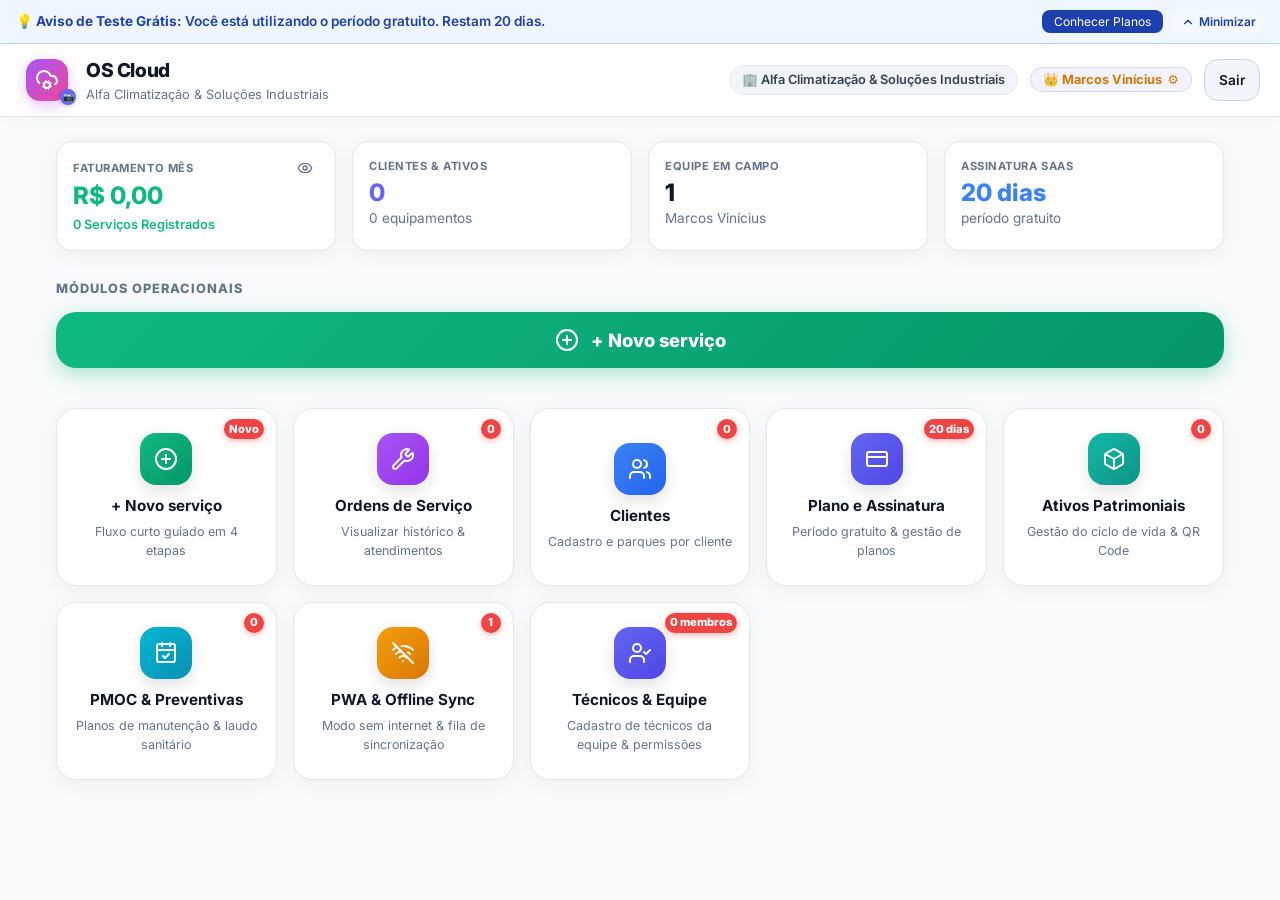
<file: index.html>
<!DOCTYPE HTML>
<html lang="pt-BR">
<head>
  <meta charset="UTF-8">
  <meta name="viewport" content="width=device-width, initial-scale=1.0, maximum-scale=1.0, user-scalable=no">
  <meta http-equiv="Cache-Control" content="no-cache, no-store, must-revalidate">
  <meta http-equiv="Pragma" content="no-cache">
  <meta http-equiv="Expires" content="0">
  <title>OS Cloud - Gestão do Ciclo de Vida do Ativo Patrimonial</title>

  <!-- STEP 1: Force unregister ALL old Service Workers and purge ALL caches BEFORE anything loads -->
  <script>
    (function() {
      // Unregister all service workers
      if ('serviceWorker' in navigator) {
        navigator.serviceWorker.getRegistrations().then(function(registrations) {
          registrations.forEach(function(reg) {
            reg.unregister();
          });
        });
      }
      // Delete all caches
      if ('caches' in window) {
        caches.keys().then(function(names) {
          names.forEach(function(name) {
            caches.delete(name);
          });
        });
      }
    })();
  </script>

  <!-- PWA Manifest & Web Icons -->
  <link rel="manifest" href="manifest.json">
  <meta name="theme-color" content="#6366f1">
  <link rel="apple-touch-icon" href="https://cdn-icons-png.flaticon.com/512/3652/3652191.png">

  <!-- Fonts & Local Lucide Icons (Zero External CDN Dependency) -->
  <link rel="stylesheet" href="src/assets/styles/main.css?v=2.2.4">
  <script src="src/assets/js/lucide.min.js?v=2.2.4"></script>

  <!-- Live On-Screen Debug HUD & Error Boundary -->
  <script>
    (function() {
      window._debugLogs = [];
      function addDebugLog(type, msg) {
        var entry = '[' + new Date().toLocaleTimeString() + '] [' + type.toUpperCase() + '] ' + msg;
        window._debugLogs.push(entry);
        var hudContent = document.getElementById('debug-hud-logs');
        if (hudContent) {
          var line = document.createElement('div');
          line.style.color = type === 'error' ? '#f87171' : type === 'warn' ? '#fbbf24' : '#38bdf8';
          line.style.borderBottom = '1px solid rgba(255,255,255,0.05)';
          line.style.padding = '4px 0';
          line.textContent = entry;
          hudContent.appendChild(line);
          hudContent.scrollTop = hudContent.scrollHeight;
        }
        var countEl = document.getElementById('debug-hud-count');
        if (countEl && type === 'error') {
          window._errCount = (window._errCount || 0) + 1;
          countEl.textContent = window._errCount + ' erros';
          countEl.style.background = '#ef4444';
        }
      }

      var origLog = console.log, origWarn = console.warn, origErr = console.error;
      console.log = function() { origLog.apply(console, arguments); addDebugLog('log', Array.from(arguments).join(' ')); };
      console.warn = function() { origWarn.apply(console, arguments); addDebugLog('warn', Array.from(arguments).join(' ')); };
      console.error = function() { origErr.apply(console, arguments); addDebugLog('error', Array.from(arguments).join(' ')); };

      window.addEventListener('error', function(e) {
        addDebugLog('error', (e.message || 'Erro') + ' em ' + (e.filename || 'script') + ':' + e.lineno);
        var c = document.getElementById('public-view-container');
        if (c && !window._err) {
          window._err = true;
          c.style.display = 'block';
          c.innerHTML = '<div style="max-width:500px;margin:40px auto;padding:24px;background:#fff;border:2px solid #fecaca;border-radius:16px;text-align:center">' +
            '<h3 style="color:#991b1b;margin-bottom:12px">Erro de Execução</h3>' +
            '<p style="font-size:0.85rem;color:#64748b;background:#fef2f2;padding:10px;border-radius:8px;font-family:monospace;word-break:break-all;margin-bottom:16px">' + (e.message || 'Erro desconhecido') + '</p>' +
            '<button onclick="if(confirm(\'Limpar dados locais e recarregar?\')){localStorage.clear();location.reload()}" style="padding:12px 24px;background:#0f172a;color:#fff;border:none;border-radius:10px;font-weight:700;cursor:pointer">Limpar Cache e Recarregar</button>' +
            '</div>';
        }
      });
      window.addEventListener('unhandledrejection', function(e) {
        addDebugLog('error', 'Promise Rejeitada: ' + (e.reason ? e.reason.message || e.reason : 'Desconhecida'));
      });
    })();
  </script>
</head>
<body>

  <div id="app-root">
    <div id="trial-banner-container"></div>

    <header class="topbar">
      <div class="brand-container">
        <div id="brand-logo-wrapper" title="Clique para enviar e trocar o logotipo da empresa" style="display: flex; align-items: center; gap: 10px; cursor: pointer; position: relative; padding: 2px 6px; border-radius: 8px; transition: all 0.2s;" onmouseover="this.style.backgroundColor='rgba(99, 102, 241, 0.12)'" onmouseout="this.style.backgroundColor='transparent'">
          <div class="brand-icon" id="brand-default-icon">
            <i data-lucide="cloud-cog"></i>
          </div>
          <img id="brand-custom-logo" style="display: none; height: 38px; max-width: 160px; object-fit: contain; border-radius: 6px;" alt="Logotipo">
          <input type="file" id="direct-logo-file-input" accept="image/*" style="display: none;">
          <div style="position: absolute; bottom: -2px; right: -2px; background: var(--primary); color: #fff; border-radius: 50%; width: 16px; height: 16px; display: flex; align-items: center; justify-content: center; font-size: 9px; box-shadow: 0 1px 4px rgba(0,0,0,0.2);">
            📷
          </div>
        </div>
        <div id="btn-go-home" title="Ir para a Tela Inicial" style="cursor: pointer;">
          <div class="brand-title">OS Cloud</div>
          <div style="font-size: 0.8rem; color: var(--text-muted);" id="header-company-name">Plataforma de Manutenção & Ativos</div>
        </div>
      </div>
      <div class="topbar-right" id="header-topbar-right"></div>
    </header>

    <main class="main-container">
      <div id="public-view-container"></div>

      <div id="private-view-container" style="display: none;">
        <div class="kpi-row" id="kpi-summary-row">
          <div class="kpi-card">
            <div class="kpi-label">FATURAMENTO MÊS</div>
            <div class="kpi-value" style="color: #10b981;">R$ 0.00</div>
            <div class="kpi-sub">Serviços Registrados</div>
          </div>
          <div class="kpi-card">
            <div class="kpi-label">CLIENTES & ATIVOS</div>
            <div class="kpi-value" style="color: #6366f1;">0</div>
            <div style="font-size: 0.85rem; color: var(--text-muted);">equipamentos</div>
          </div>
          <div class="kpi-card">
            <div class="kpi-label">EQUIPE EM CAMPO</div>
            <div class="kpi-value">1</div>
            <div style="font-size: 0.85rem; color: var(--text-muted);">técnicos ativos</div>
          </div>
          <div class="kpi-card">
            <div class="kpi-label">ASSINATURA SAAS</div>
            <div class="kpi-value" style="color: #3b82f6;">30 dias</div>
            <div style="font-size: 0.85rem; color: var(--text-muted);">período gratuito</div>
          </div>
        </div>

        <div class="navigation-bar" id="navigation-bar" style="display: none;">
          <button class="btn-back" id="btn-nav-back">
            <i data-lucide="arrow-left"></i>
            <span>Voltar ao Nível Anterior</span>
          </button>
          <div class="breadcrumbs" id="breadcrumb-trail">
            <span class="active">Painel Principal</span>
          </div>
        </div>

        <div class="section-heading" id="section-heading">MÓDULOS OPERACIONAIS</div>
        <div class="block-grid" id="block-grid-container"></div>
        <div id="content-view-container" style="display: none;"></div>
      </div>
    </main>
  </div>

  <!-- Register the pass-through Service Worker -->
  <script>
    if ('serviceWorker' in navigator) {
      navigator.serviceWorker.register('./sw.js').catch(function() {});
    }
  </script>

  <!-- Application Logic (Clean Permanent URL) -->
  <script type="module" src="src/app.js"></script>

</body>
</html>
</file>
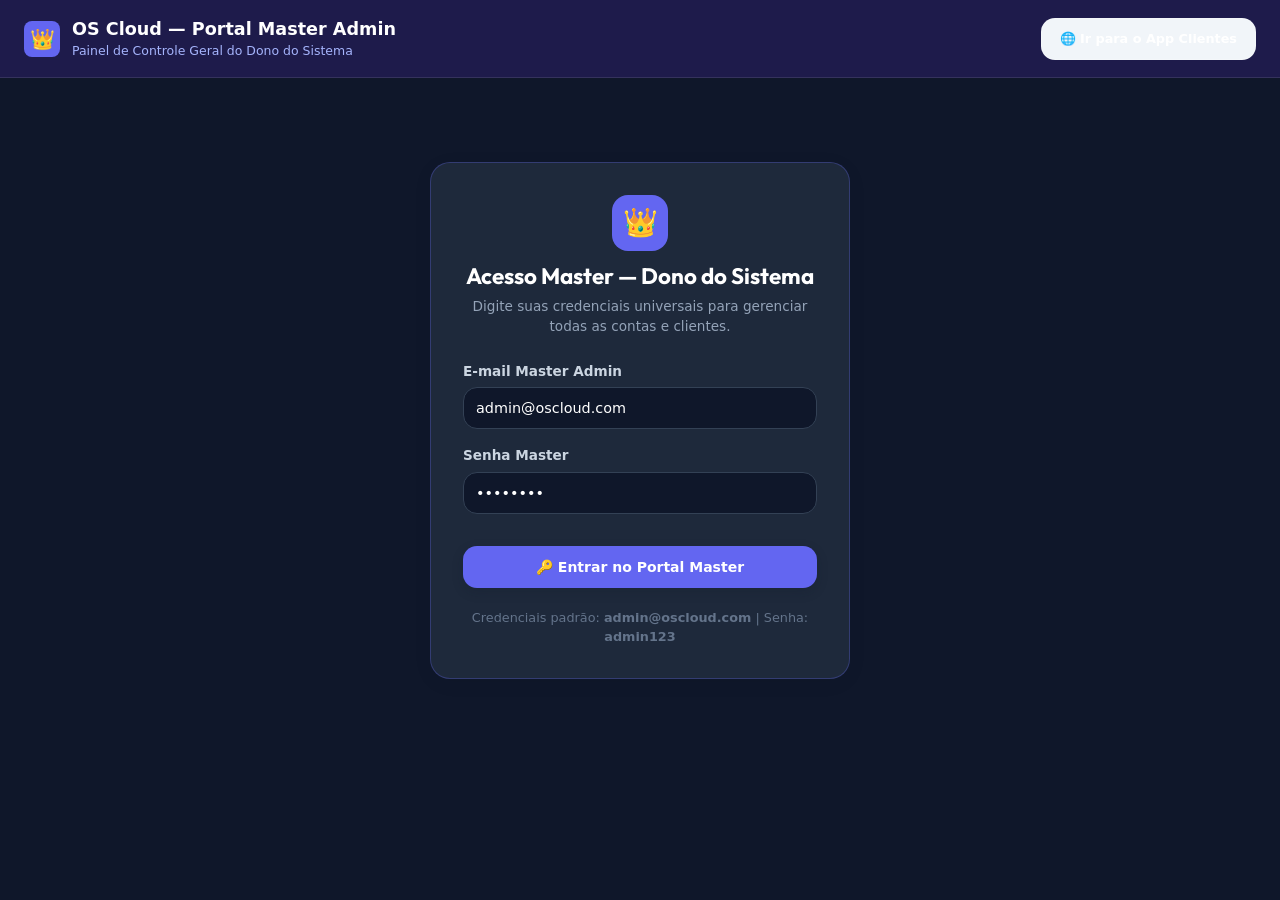
<file: admin.html>
<!DOCTYPE HTML>
<html lang="pt-BR">
<head>
  <meta charset="UTF-8">
  <meta name="viewport" content="width=device-width, initial-scale=1.0, maximum-scale=1.0, user-scalable=no">
  <meta http-equiv="Cache-Control" content="no-cache, no-store, must-revalidate">
  <meta http-equiv="Pragma" content="no-cache">
  <meta http-equiv="Expires" content="0">
  <title>Portal Master Admin - OS Cloud</title>

  <!-- PWA Manifest & Web Icons -->
  <link rel="manifest" href="manifest.json">
  <meta name="theme-color" content="#1e1b4b">
  <link rel="apple-touch-icon" href="https://cdn-icons-png.flaticon.com/512/3652/3652191.png">

  <!-- Fonts & Local Styles -->
  <link rel="stylesheet" href="src/assets/styles/main.css">
  <script src="src/assets/js/lucide.min.js"></script>

  <style>
    body { background-color: #0f172a; color: #f8fafc; font-family: system-ui, -apple-system, sans-serif; }
    .master-admin-header { background: #1e1b4b; border-bottom: 1px solid rgba(255,255,255,0.1); padding: 16px 24px; display: flex; justify-content: space-between; align-items: center; }
    .master-badge { background: #6366f1; color: #fff; padding: 4px 10px; border-radius: 12px; font-size: 0.75rem; font-weight: 700; }
  </style>
</head>
<body>

  <div id="admin-app-root">
    <header class="master-admin-header">
      <div style="display: flex; align-items: center; gap: 12px;">
        <div style="width: 36px; height: 36px; background: #6366f1; border-radius: 8px; display: flex; align-items: center; justify-content: center; font-size: 20px;">
          👑
        </div>
        <div>
          <strong style="font-size: 1.1rem; color: #fff;">OS Cloud — Portal Master Admin</strong>
          <div style="font-size: 0.78rem; color: #a5b4fc;">Painel de Controle Geral do Dono do Sistema</div>
        </div>
      </div>
      <div id="admin-topbar-right">
        <span class="master-badge">MASTER SUPERADMIN</span>
      </div>
    </header>

    <main style="padding: 24px 16px; max-width: 1100px; margin: 0 auto;" id="admin-main-content">
      <!-- Dynamic Content Rendered by admin-app.js -->
    </main>
  </div>

  <!-- Master Admin Application Logic -->
  <script type="module" src="src/admin-app.js"></script>

</body>
</html>
</file>
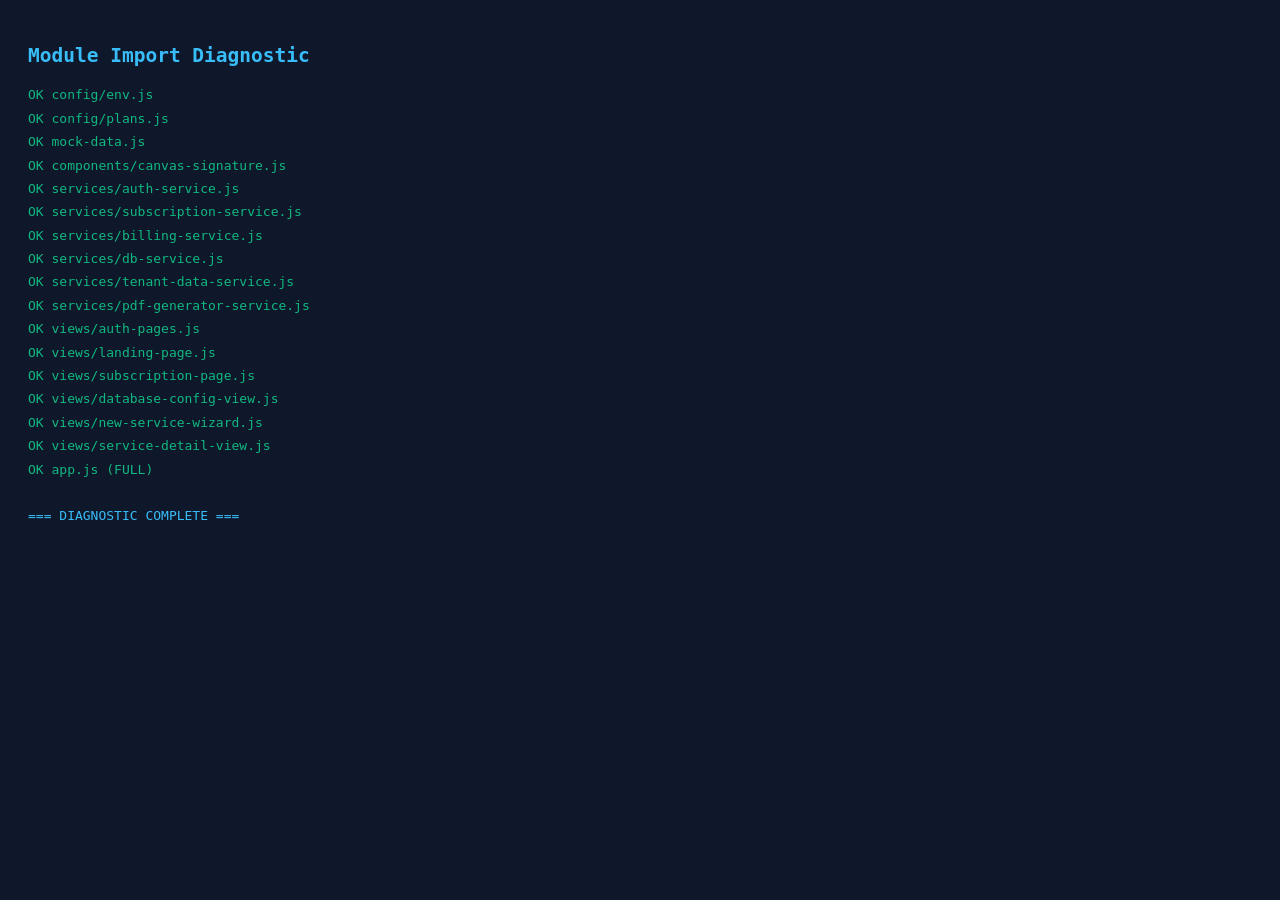
<file: diagnostic.html>
<!DOCTYPE html>
<html>
<head>
<meta charset="UTF-8">
<title>Module Diagnostic</title>
<style>
body { font-family: monospace; padding: 20px; background: #0f172a; color: #38bdf8; }
.ok { color: #10b981; }
.fail { color: #ef4444; }
#log { white-space: pre-wrap; line-height: 1.8; }
</style>
</head>
<body>
<h2>Module Import Diagnostic</h2>
<div id="log"></div>
<script type="module">
const log = document.getElementById('log');
function ok(msg) { log.innerHTML += '<span class="ok">OK ' + msg + '</span>\n'; }
function fail(msg, err) { log.innerHTML += '<span class="fail">FAIL ' + msg + ': ' + err + '</span>\n'; }

const modules = [
  ['config/env.js', () => import('./src/config/env.js')],
  ['config/plans.js', () => import('./src/config/plans.js')],
  ['mock-data.js', () => import('./src/mock-data.js')],
  ['components/canvas-signature.js', () => import('./src/components/canvas-signature.js')],
  ['services/auth-service.js', () => import('./src/services/auth-service.js')],
  ['services/subscription-service.js', () => import('./src/services/subscription-service.js')],
  ['services/billing-service.js', () => import('./src/services/billing-service.js')],
  ['services/db-service.js', () => import('./src/services/db-service.js')],
  ['services/tenant-data-service.js', () => import('./src/services/tenant-data-service.js')],
  ['services/pdf-generator-service.js', () => import('./src/services/pdf-generator-service.js')],
  ['views/auth-pages.js', () => import('./src/views/auth-pages.js')],
  ['views/landing-page.js', () => import('./src/views/landing-page.js')],
  ['views/subscription-page.js', () => import('./src/views/subscription-page.js')],
  ['views/database-config-view.js', () => import('./src/views/database-config-view.js')],
  ['views/new-service-wizard.js', () => import('./src/views/new-service-wizard.js')],
  ['views/service-detail-view.js', () => import('./src/views/service-detail-view.js')],
  ['app.js (FULL)', () => import('./src/app.js')],
];

(async () => {
  for (const [name, loader] of modules) {
    try {
      await loader();
      ok(name);
    } catch (err) {
      fail(name, err.message || err);
    }
  }
  log.innerHTML += '\n=== DIAGNOSTIC COMPLETE ===\n';
})();
</script>
</body>
</html>
</file>
<file: src/assets/styles/main.css>
/* ==========================================================================
   SAAS ASSET MANAGEMENT - EXACT LIGHT THEME & BLOCK CARDS (MISSOES-DA-LOJA MATCH)
   ========================================================================== */

@import url('https://fonts.googleapis.com/css2?family=Inter:wght@400;500;600;700;800&family=Outfit:wght@500;600;700;800&display=swap');

:root {
  /* Light Theme Palette (Exact Match missoes-da-loja) */
  --bg-primary: #f8fafc;         /* Soft Off-White Background */
  --bg-secondary: #ffffff;       /* Pure White Cards */
  --bg-card: #ffffff;            /* Card White */
  --bg-card-hover: #ffffff;
  
  --border-color: #e2e8f0;       /* Light Gray Border */
  --border-hover: #cbd5e1;

  --text-main: #0f172a;          /* Dark Slate Text */
  --text-muted: #64748b;         /* Muted Gray Text */

  /* Primary Brand Color */
  --primary: #6366f1;            /* Indigo Primary */
  --primary-hover: #4f46e5;

  /* Status Colors */
  --success: #10b981;
  --warning: #f59e0b;
  --danger: #ef4444;
  --info: #3b82f6;

  /* Card Geometry */
  --radius-sm: 8px;
  --radius-md: 14px;
  --radius-lg: 20px;            /* Missoes Rounded Card */
  --radius-full: 9999px;

  --shadow-card: 0 4px 20px rgba(0, 0, 0, 0.05);
  --shadow-hover: 0 12px 28px rgba(0, 0, 0, 0.09);

  --font-body: 'Inter', system-ui, -apple-system, sans-serif;
  --font-heading: 'Outfit', system-ui, -apple-system, sans-serif;
}

/* Base Resets */
*, *::before, *::after {
  box-sizing: border-box;
  margin: 0;
  padding: 0;
}

html, body {
  width: 100%;
  overflow-x: hidden;
  -webkit-tap-highlight-color: transparent;
}

body {
  font-family: var(--font-body);
  background-color: var(--bg-primary);
  color: var(--text-main);
  line-height: 1.5;
  min-height: 100vh;
  -webkit-font-smoothing: antialiased;
}

h1, h2, h3, h4, h5, h6 {
  font-family: var(--font-heading);
  font-weight: 700;
  color: var(--text-main);
  line-height: 1.2;
}

button, input, select, textarea {
  font-family: inherit;
  font-size: inherit;
  color: inherit;
}

#app-root {
  display: flex;
  flex-direction: column;
  min-height: 100vh;
  width: 100%;
}

/* Prominent Main Action Button '+ Novo serviço' */
.main-new-service-bar {
  margin-bottom: 24px;
  display: flex;
  gap: 16px;
  align-items: center;
}

.btn-main-new-service {
  flex: 1;
  padding: 16px 28px;
  font-size: 1.15rem;
  font-weight: 800;
  background: linear-gradient(135deg, #10b981, #059669);
  color: #ffffff;
  border-radius: var(--radius-lg);
  border: none;
  box-shadow: 0 6px 20px rgba(16, 185, 129, 0.35);
  cursor: pointer;
  display: inline-flex;
  align-items: center;
  justify-content: center;
  gap: 12px;
  transition: all 0.25s cubic-bezier(0.4, 0, 0.2, 1);
  min-height: 48px;
}

.btn-main-new-service:hover {
  transform: translateY(-2px);
  box-shadow: 0 10px 28px rgba(16, 185, 129, 0.45);
  background: linear-gradient(135deg, #059669, #047857);
}

/* Wizard Styles */
.card-selected {
  border: 2px solid var(--primary) !important;
  background-color: #f0f9ff !important;
}

.photo-thumbnails-grid {
  display: flex;
  gap: 12px;
  flex-wrap: wrap;
}

/* Trial Banner Top Bar */
.trial-banner {
  background-color: #eff6ff;
  border-bottom: 1px solid #bfdbfe;
  color: #1e40af;
  padding: 8px 16px;
  display: flex;
  align-items: center;
  justify-content: space-between;
  font-size: 0.85rem;
  font-weight: 600;
  z-index: 60;
  flex-wrap: wrap;
  gap: 8px;
}

.trial-banner .btn-trial-action {
  padding: 4px 12px;
  font-size: 0.75rem;
  background-color: #1e40af;
  color: #ffffff;
  border-radius: var(--radius-sm);
  border: none;
  cursor: pointer;
}

/* Header Topbar - Clean White Style */
.topbar {
  min-height: 70px;
  background-color: #ffffff;
  border-bottom: 1px solid var(--border-color);
  display: flex;
  align-items: center;
  justify-content: space-between;
  padding: 12px 20px;
  position: sticky;
  top: 0;
  z-index: 50;
  box-shadow: 0 2px 10px rgba(0, 0, 0, 0.03);
  flex-wrap: wrap;
  gap: 12px;
}

.brand-container {
  display: flex;
  align-items: center;
  gap: 12px;
  cursor: pointer;
}

.brand-icon {
  width: 42px;
  height: 42px;
  background: linear-gradient(135deg, #a855f7, #ec4899);
  border-radius: 14px;
  display: flex;
  align-items: center;
  justify-content: center;
  color: #ffffff;
  box-shadow: 0 4px 14px rgba(168, 85, 247, 0.35);
  flex-shrink: 0;
}

.brand-title {
  font-size: 1.2rem;
  font-weight: 800;
  color: #0f172a;
  letter-spacing: -0.02em;
}

.topbar-right {
  display: flex;
  align-items: center;
  gap: 12px;
  flex-wrap: wrap;
}

.tenant-pill {
  display: flex;
  align-items: center;
  gap: 6px;
  background-color: #f1f5f9;
  border: 1px solid #e2e8f0;
  padding: 4px 12px;
  border-radius: var(--radius-full);
  font-size: 0.8rem;
  color: #475569;
  font-weight: 600;
}

.user-role-badge {
  display: flex;
  align-items: center;
  gap: 6px;
  font-size: 0.8rem;
  font-weight: 700;
  color: #d97706;
  background: #fffbeb;
  padding: 4px 10px;
  border-radius: 6px;
  border: 1px solid #fde68a;
}

/* Main Container & Breadcrumbs Bar */
.main-container {
  max-width: 1200px;
  width: 100%;
  margin: 0 auto;
  padding: 24px 16px;
  flex: 1;
}

.navigation-bar {
  display: flex;
  align-items: center;
  justify-content: space-between;
  margin-bottom: 24px;
  padding: 12px 16px;
  background-color: #ffffff;
  border: 1px solid var(--border-color);
  border-radius: var(--radius-md);
  box-shadow: 0 2px 8px rgba(0, 0, 0, 0.03);
  flex-wrap: wrap;
  gap: 10px;
}

.btn-back {
  display: inline-flex;
  align-items: center;
  gap: 8px;
  padding: 8px 16px;
  background-color: #f1f5f9;
  border: 1px solid #cbd5e1;
  border-radius: var(--radius-md);
  color: #1e293b;
  font-weight: 600;
  font-size: 0.85rem;
  cursor: pointer;
  transition: all 0.2s ease;
  min-height: 40px;
}

.btn-back:hover {
  background-color: #0f172a;
  color: #ffffff;
  border-color: #0f172a;
}

.breadcrumbs {
  display: flex;
  align-items: center;
  gap: 6px;
  font-size: 0.85rem;
  color: var(--text-muted);
  flex-wrap: wrap;
}

.breadcrumbs span.active {
  color: #0f172a;
  font-weight: 700;
}

/* Top Summary KPI Cards */
.kpi-row {
  display: grid;
  grid-template-columns: repeat(auto-fit, minmax(180px, 1fr));
  gap: 16px;
  margin-bottom: 28px;
}

.kpi-card {
  background-color: #ffffff;
  border: 1px solid var(--border-color);
  border-radius: 16px;
  padding: 16px;
  box-shadow: var(--shadow-card);
}

.kpi-label {
  font-size: 0.7rem;
  font-weight: 700;
  text-transform: uppercase;
  color: #64748b;
  letter-spacing: 0.05em;
  margin-bottom: 4px;
}

.kpi-value {
  font-size: 1.5rem;
  font-weight: 800;
  color: #0f172a;
  line-height: 1.2;
}

.kpi-sub {
  font-size: 0.8rem;
  font-weight: 600;
  color: #10b981;
  margin-top: 4px;
}

/* Section Title: MÓDULOS */
.section-heading {
  font-size: 0.8rem;
  font-weight: 800;
  text-transform: uppercase;
  letter-spacing: 0.08em;
  color: #64748b;
  margin-bottom: 14px;
}

/* Block Grid Layout (Exact missoes-da-loja Module Cards) */
.block-grid {
  display: grid;
  grid-template-columns: repeat(auto-fill, minmax(220px, 1fr));
  gap: 16px;
  margin-bottom: 32px;
}

.block-card {
  background-color: #ffffff;
  border: 1px solid var(--border-color);
  border-radius: var(--radius-lg);
  padding: 24px 16px;
  display: flex;
  flex-direction: column;
  align-items: center;
  justify-content: center;
  text-align: center;
  gap: 12px;
  cursor: pointer;
  position: relative;
  transition: all 0.25s cubic-bezier(0.4, 0, 0.2, 1);
  box-shadow: var(--shadow-card);
  min-height: 150px;
}

.block-card:hover, .block-card:active {
  transform: translateY(-2px);
  box-shadow: var(--shadow-hover);
  border-color: #cbd5e1;
}

/* Vibrant Squircle Icon Container */
.block-icon-box {
  width: 52px;
  height: 52px;
  border-radius: 16px;
  display: flex;
  align-items: center;
  justify-content: center;
  color: #ffffff;
  font-size: 1.5rem;
  box-shadow: 0 6px 16px rgba(0, 0, 0, 0.12);
  flex-shrink: 0;
}

/* Individual Module Icon Color Variants */
.icon-box-emerald { background: linear-gradient(135deg, #10b981, #059669); }
.icon-box-teal    { background: linear-gradient(135deg, #14b8a6, #0d9488); }
.icon-box-purple  { background: linear-gradient(135deg, #a855f7, #9333ea); }
.icon-box-indigo  { background: linear-gradient(135deg, #6366f1, #4f46e5); }
.icon-box-blue    { background: linear-gradient(135deg, #3b82f6, #2563eb); }
.icon-box-cyan    { background: linear-gradient(135deg, #06b6d4, #0891b2); }
.icon-box-pink    { background: linear-gradient(135deg, #ec4899, #db2777); }
.icon-box-orange  { background: linear-gradient(135deg, #f97316, #ea580c); }
.icon-box-amber   { background: linear-gradient(135deg, #f59e0b, #d97706); }
.icon-box-dark    { background: linear-gradient(135deg, #475569, #334155); }

.block-card-title {
  font-size: 0.95rem;
  font-weight: 700;
  color: #0f172a;
  line-height: 1.2;
}

.block-card-desc {
  font-size: 0.78rem;
  color: #64748b;
  margin-top: -4px;
}

/* Red Notification Pill */
.notification-badge {
  position: absolute;
  top: 10px;
  right: 12px;
  background-color: #ef4444;
  color: #ffffff;
  font-size: 0.7rem;
  font-weight: 800;
  min-width: 20px;
  height: 20px;
  border-radius: 9999px;
  display: flex;
  align-items: center;
  justify-content: center;
  padding: 0 5px;
  box-shadow: 0 2px 6px rgba(239, 68, 68, 0.4);
}

/* Public Landing Page & Auth Styles */
.public-landing-container {
  max-width: 1100px;
  margin: 0 auto;
}

.hero-section {
  text-align: center;
  padding: 32px 16px 24px;
}

.hero-title {
  font-size: 1.8rem;
  font-weight: 800;
  color: #0f172a;
  letter-spacing: -0.03em;
  margin-bottom: 12px;
  line-height: 1.2;
}

.hero-description {
  font-size: 0.95rem;
  color: #475569;
  max-width: 750px;
  margin: 0 auto 24px;
}

.hero-actions {
  display: flex;
  gap: 12px;
  justify-content: center;
  flex-wrap: wrap;
  margin-bottom: 20px;
}

.btn-hero-primary, .btn-hero-secondary {
  padding: 12px 20px;
  font-size: 0.95rem;
  font-weight: 700;
  border-radius: var(--radius-md);
  min-height: 44px;
}

.btn-hero-primary {
  background: linear-gradient(135deg, #6366f1, #4f46e5);
  color: #ffffff;
  border: none;
  box-shadow: 0 6px 20px rgba(99, 102, 241, 0.35);
}

.btn-hero-secondary {
  background-color: #ffffff;
  color: #0f172a;
  border: 1px solid #cbd5e1;
}

.auth-card-wrapper {
  max-width: 480px;
  margin: 20px auto;
}

.auth-card {
  padding: 24px 20px;
}

/* White Standard Cards & Tables */
.card {
  background-color: #ffffff;
  border: 1px solid var(--border-color);
  border-radius: var(--radius-lg);
  padding: 20px 16px;
  margin-bottom: 20px;
  box-shadow: var(--shadow-card);
}

.btn {
  display: inline-flex;
  align-items: center;
  justify-content: center;
  gap: 8px;
  padding: 10px 18px;
  border-radius: var(--radius-md);
  font-weight: 600;
  font-size: 0.875rem;
  cursor: pointer;
  border: none;
  transition: all 0.2s ease;
  min-height: 42px;
}

.btn-primary {
  background: #0f172a;
  color: #ffffff;
  box-shadow: 0 4px 12px rgba(15, 23, 42, 0.2);
}

.btn-secondary {
  background-color: #f1f5f9;
  color: #0f172a;
  border: 1px solid #cbd5e1;
}

/* Modals */
.modal-overlay {
  position: fixed;
  top: 0; left: 0; right: 0; bottom: 0;
  background-color: rgba(15, 23, 42, 0.6);
  backdrop-filter: blur(4px);
  z-index: 100;
  display: flex;
  align-items: center;
  justify-content: center;
  opacity: 0;
  pointer-events: none;
  transition: opacity 0.25s ease;
  padding: 16px;
}

.modal-overlay.active {
  opacity: 1;
  pointer-events: auto;
}

.modal-card {
  background-color: #ffffff;
  border: 1px solid var(--border-color);
  border-radius: var(--radius-lg);
  width: 100%;
  max-width: 650px;
  max-height: 90vh;
  overflow-y: auto;
  padding: 20px 16px;
  box-shadow: 0 20px 40px rgba(0, 0, 0, 0.15);
}

/* Forms */
.form-group { margin-bottom: 16px; }
.form-label { display: block; font-size: 0.85rem; font-weight: 600; margin-bottom: 6px; color: #475569; }
.form-control { width: 100%; padding: 10px 12px; background-color: #f8fafc; border: 1px solid #cbd5e1; border-radius: var(--radius-md); color: #0f172a; outline: none; transition: border-color 0.2s; font-size: 0.9rem; min-height: 42px; }

/* Tables Responsive Wrapper */
.table-wrapper { background-color: #ffffff; border: 1px solid var(--border-color); border-radius: var(--radius-lg); overflow-x: auto; width: 100%; }
table { width: 100%; border-collapse: collapse; text-align: left; min-width: 500px; }
th { background-color: #f8fafc; padding: 12px 14px; font-size: 0.75rem; text-transform: uppercase; color: #64748b; font-weight: 700; border-bottom: 1px solid var(--border-color); }
td { padding: 12px 14px; border-bottom: 1px solid var(--border-color); font-size: 0.85rem; }

/* MOBILE RESPONSIVE QUERIES (< 640px) */
@media (max-width: 640px) {
  .topbar {
    padding: 10px 12px;
    min-height: 60px;
  }

  .brand-title {
    font-size: 1rem;
  }

  .block-grid {
    grid-template-columns: repeat(2, 1fr);
    gap: 12px;
  }

  .block-card {
    padding: 18px 10px;
    min-height: 130px;
  }

  .block-icon-box {
    width: 44px;
    height: 44px;
    font-size: 1.3rem;
  }

  .block-card-title {
    font-size: 0.85rem;
  }

  .block-card-desc {
    font-size: 0.72rem;
  }

  .kpi-row {
    grid-template-columns: repeat(2, 1fr);
    gap: 10px;
  }

  .kpi-card {
    padding: 12px;
  }

  .kpi-value {
    font-size: 1.25rem;
  }

  .btn-main-new-service {
    padding: 12px 16px;
    font-size: 1rem;
  }
}
</file>
